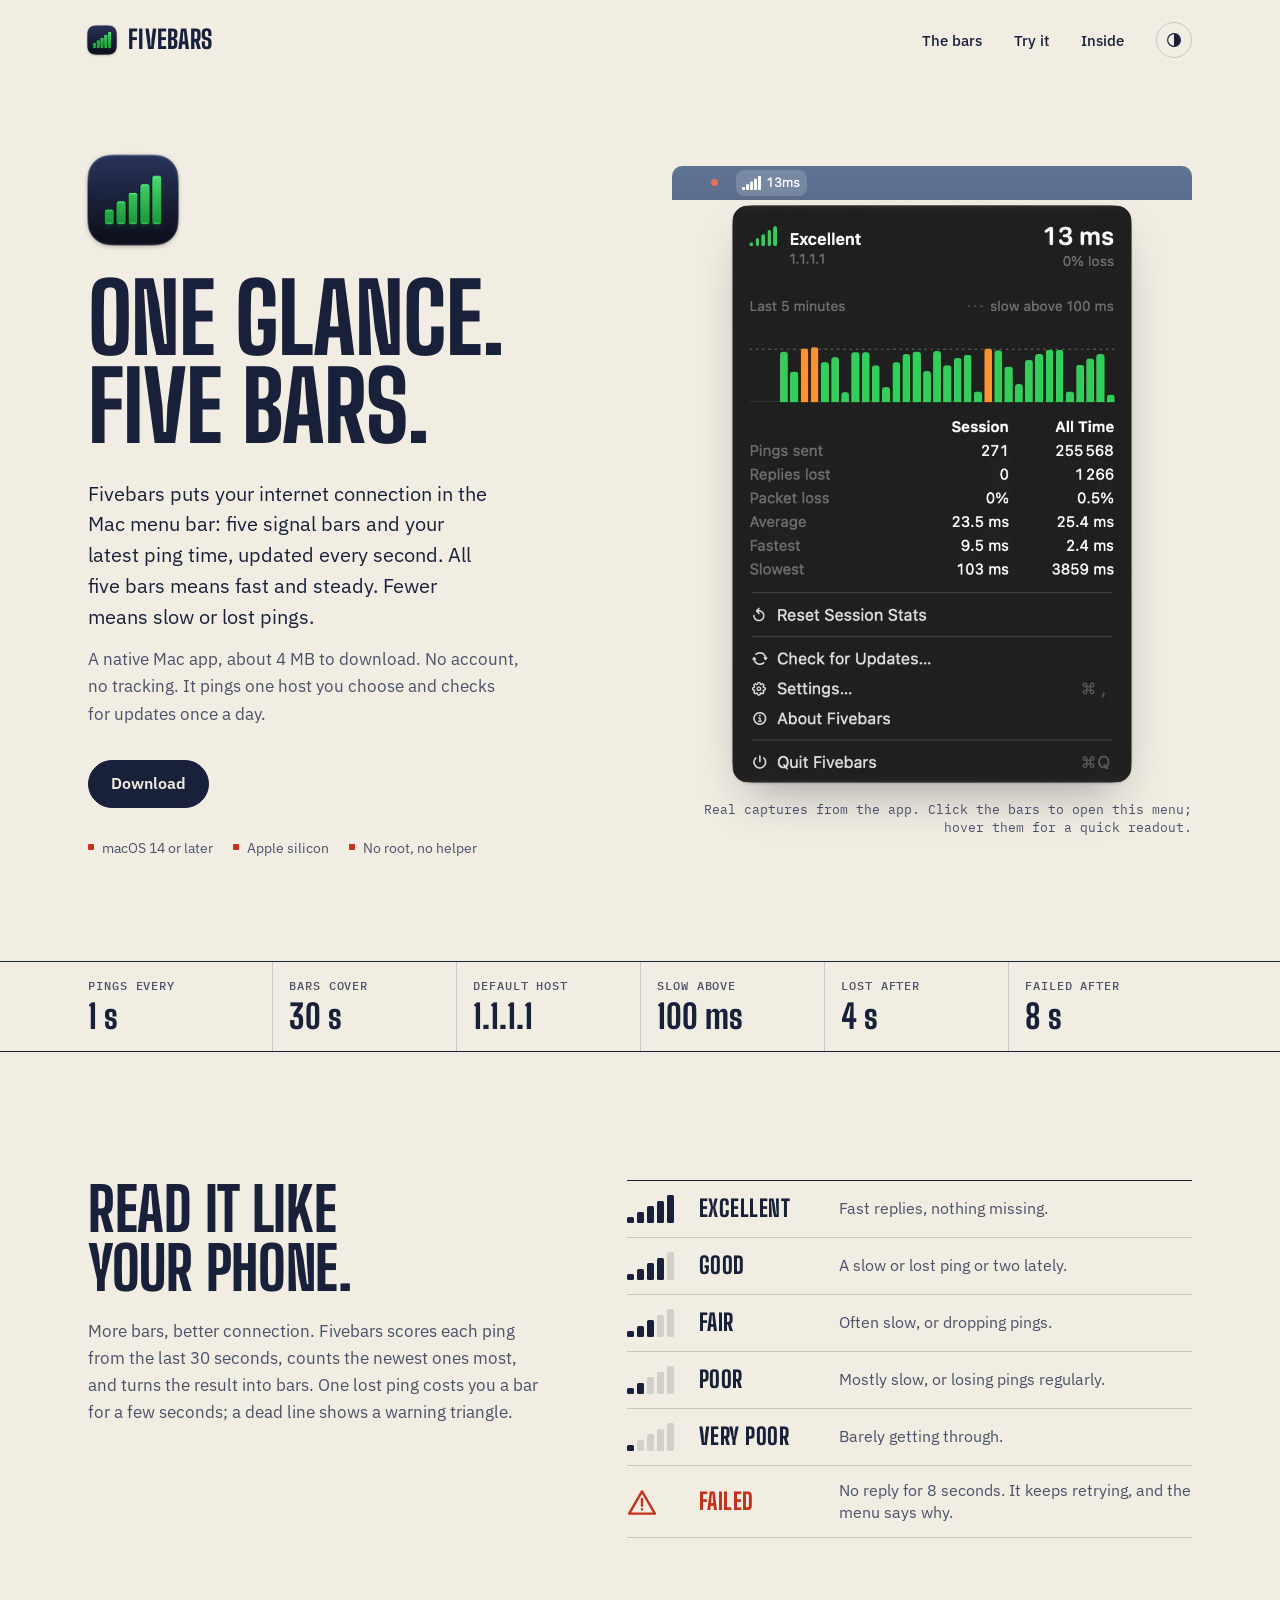
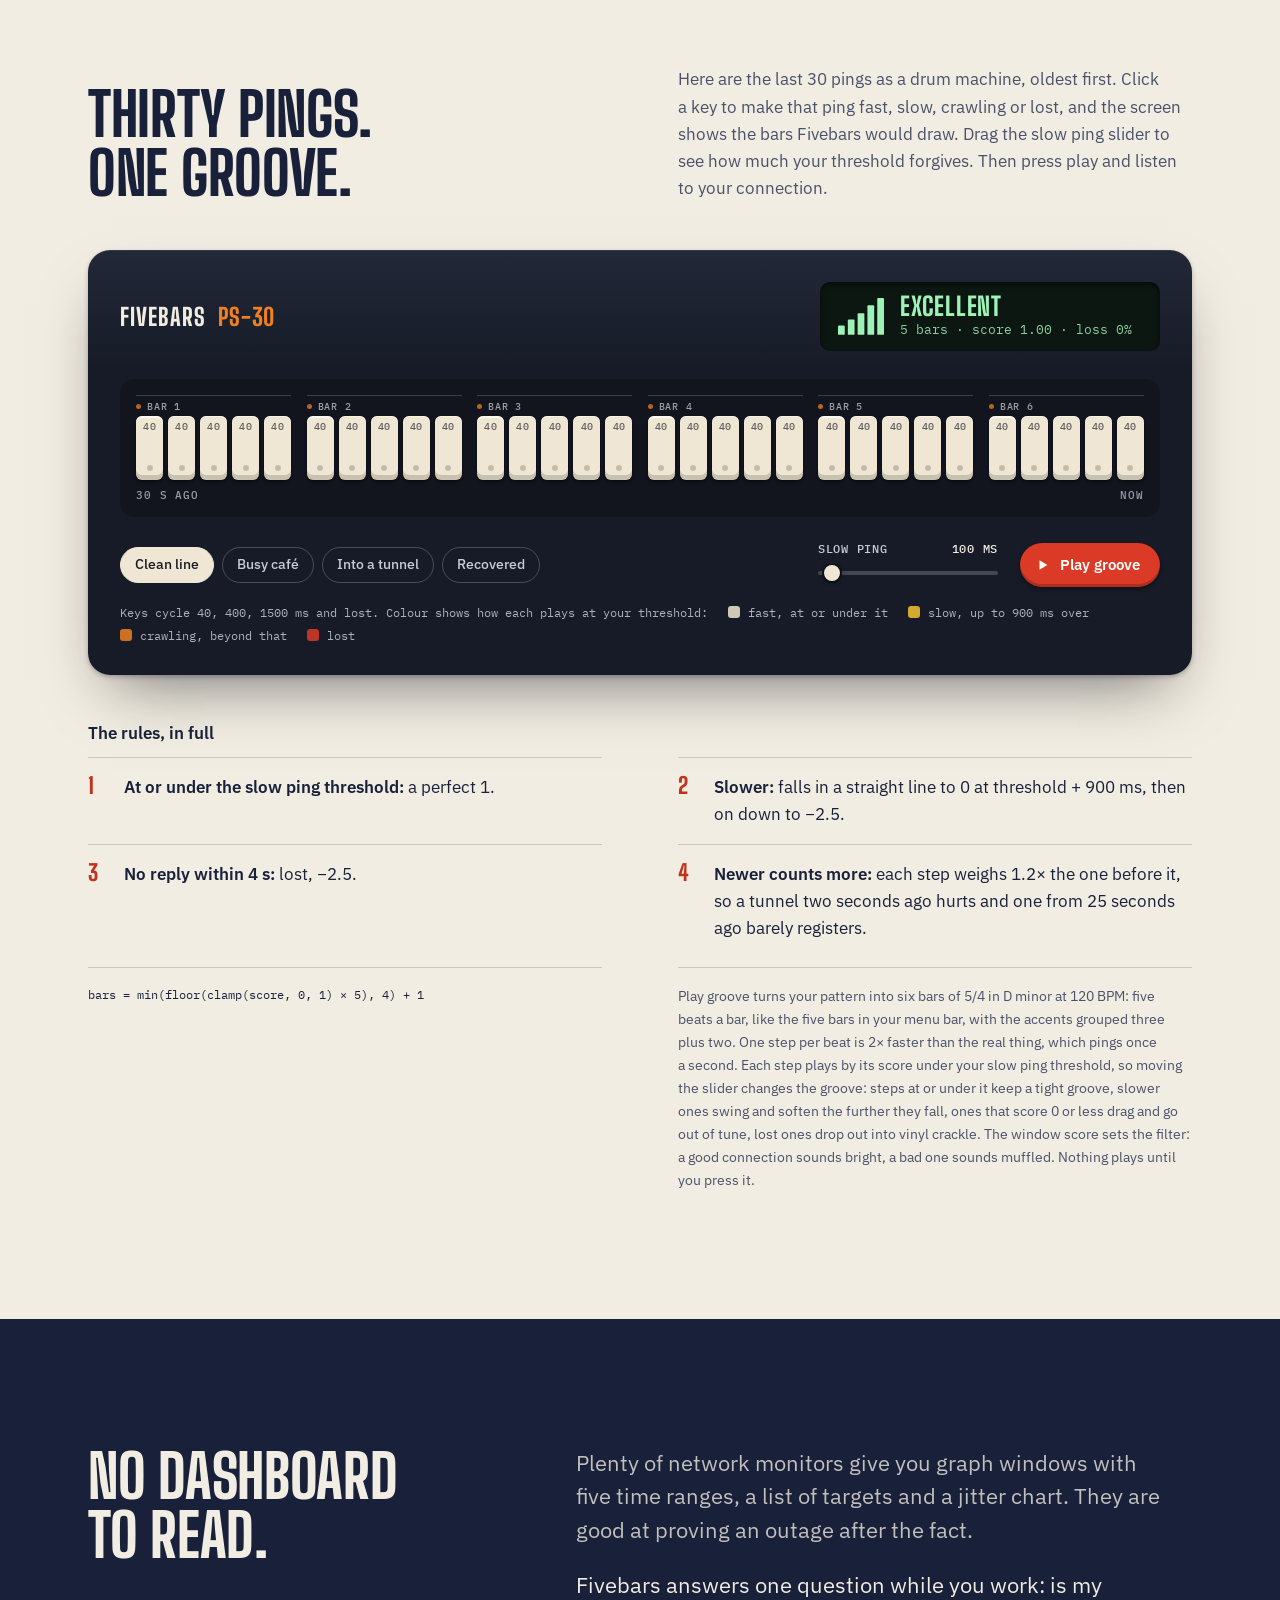
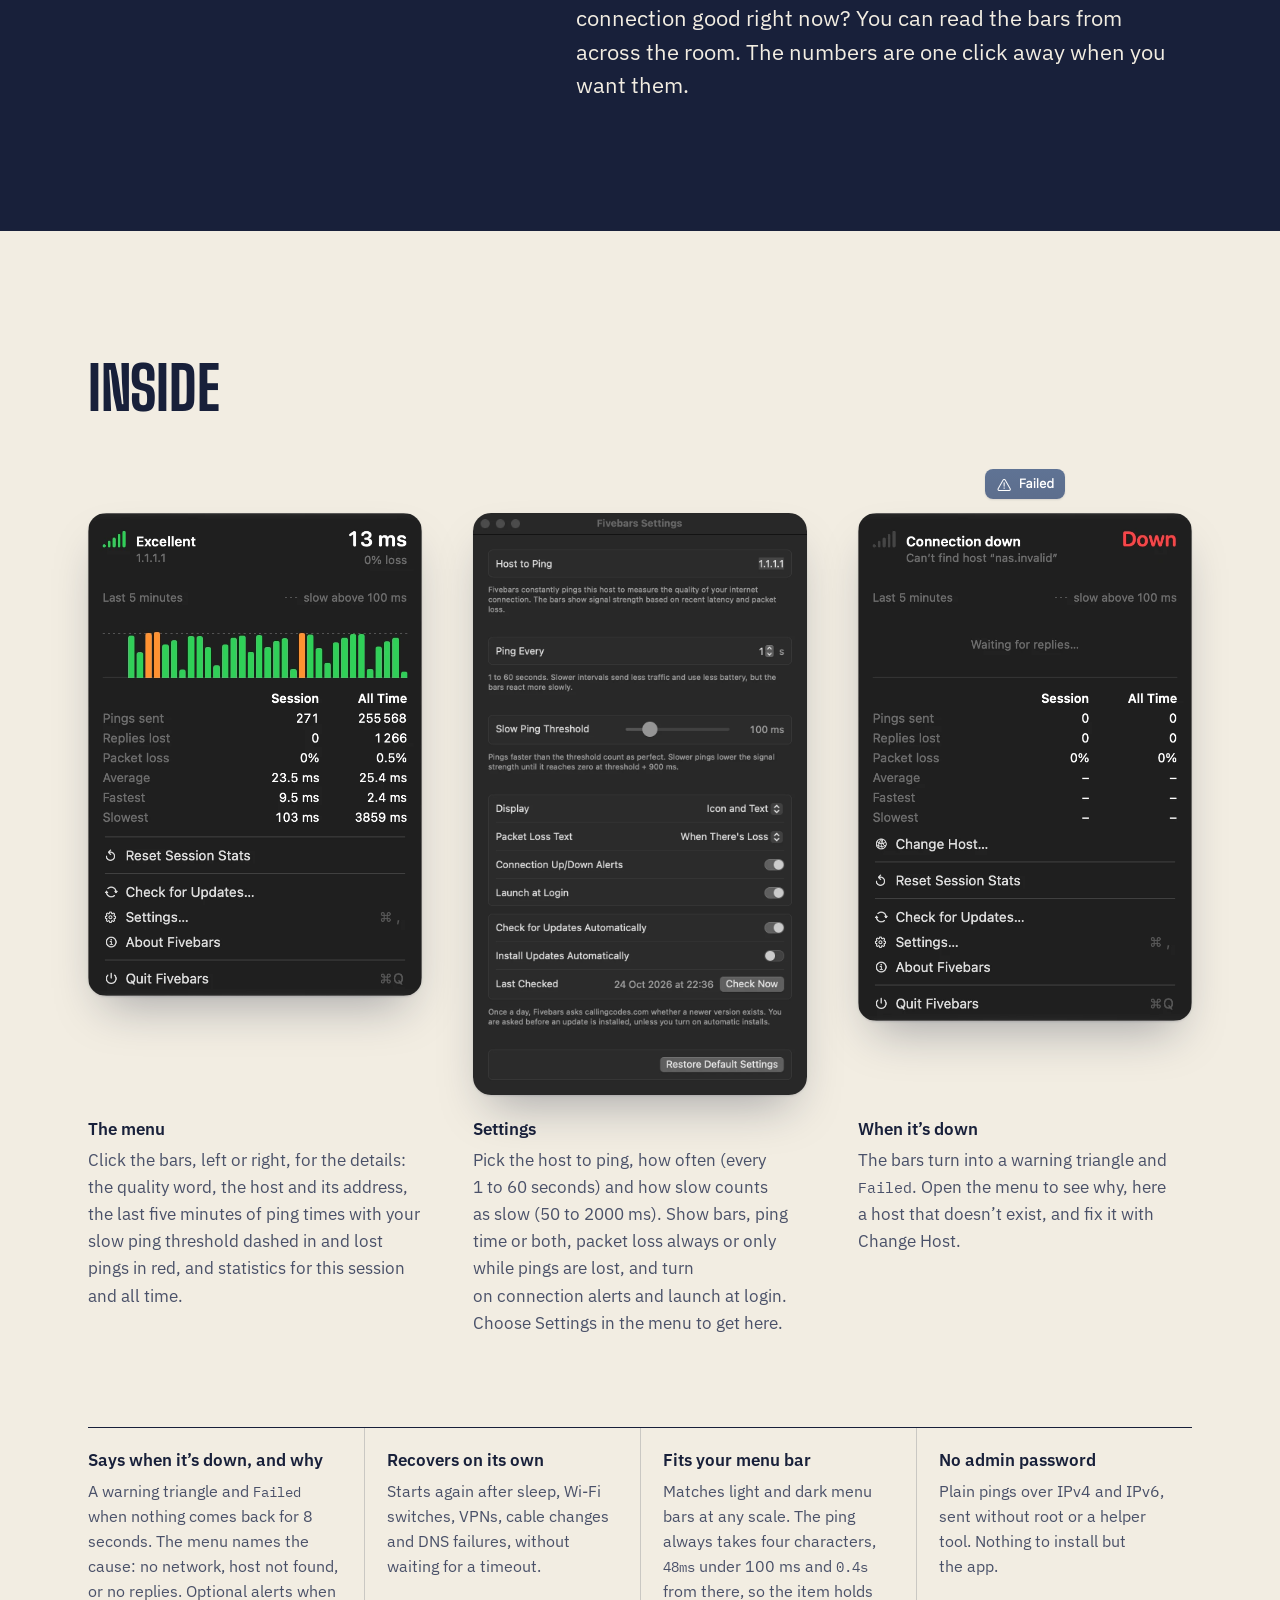
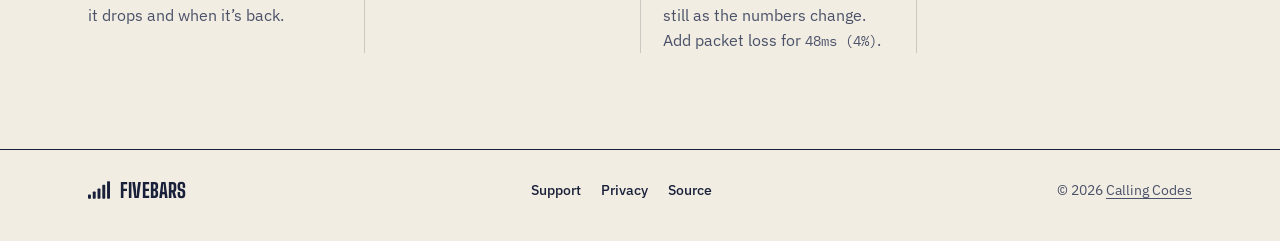
<file: site/index.html>
<!doctype html>
<html lang="en">
<head>
<meta charset="utf-8">
<meta name="viewport" content="width=device-width, initial-scale=1">
<title>Fivebars: Mac menu bar ping and network monitor</title>
<meta name="description" content="Fivebars is a macOS menu bar network monitor. It pings once a second and shows your connection as five signal bars and your latest ping time.">
<meta name="color-scheme" content="light dark">
<link rel="canonical" href="https://callingcodes.com/fivebars/">
<meta property="og:type" content="website">
<meta property="og:site_name" content="Calling Codes">
<meta property="og:title" content="Fivebars: your internet connection, in five bars">
<meta property="og:description" content="A Mac menu bar app that pings once a second and shows your connection as five signal bars and your latest ping time. Fewer bars means slow or lost pings.">
<meta property="og:url" content="https://callingcodes.com/fivebars/">
<meta property="og:image" content="https://callingcodes.com/fivebars/assets/og.png">
<meta property="og:image:width" content="1200">
<meta property="og:image:height" content="630">
<meta property="og:image:alt" content="Fivebars: your internet connection, in five bars">
<meta name="twitter:card" content="summary_large_image">
<meta name="twitter:title" content="Fivebars: your internet connection, in five bars">
<meta name="twitter:description" content="A Mac menu bar app that pings once a second and shows your connection as five signal bars and your latest ping time. Fewer bars means slow or lost pings.">
<meta name="twitter:image" content="https://callingcodes.com/fivebars/assets/og.png">
<link rel="icon" href="assets/icon-64.png" sizes="64x64" type="image/png">
<link rel="icon" href="assets/icon-128.png" sizes="128x128" type="image/png">
<link rel="apple-touch-icon" href="assets/apple-touch-icon.png">
<link rel="preconnect" href="https://fonts.googleapis.com">
<link rel="preconnect" href="https://fonts.gstatic.com" crossorigin>
<link href="https://fonts.googleapis.com/css2?family=Big+Shoulders+Display:wght@700;800&family=IBM+Plex+Mono:wght@400;500&family=IBM+Plex+Sans:wght@400;500;600&display=swap" rel="stylesheet">
<link rel="stylesheet" href="assets/site.css">
<script type="application/ld+json">
{
  "@context": "https://schema.org",
  "@type": "SoftwareApplication",
  "@id": "https://callingcodes.com/fivebars/#app",
  "name": "Fivebars",
  "description": "Fivebars is a macOS menu bar network monitor. It pings once a second and shows your connection as five signal bars and your latest ping time.",
  "url": "https://callingcodes.com/fivebars/",
  "image": "https://callingcodes.com/fivebars/assets/og.png",
  "screenshot": "https://callingcodes.com/fivebars/assets/popover.webp",
  "operatingSystem": "macOS 14+",
  "applicationCategory": "UtilitiesApplication",
  "publisher": {
    "@type": "Organization",
    "@id": "https://callingcodes.com/#organization",
    "name": "Calling Codes",
    "url": "https://callingcodes.com/"
  },
  "author": {
    "@type": "Person",
    "@id": "https://louis.io/#person",
    "name": "Louis Rouffineau",
    "url": "https://louis.io/"
  }
}
</script>
<script>try{var t=localStorage.getItem("fivebars-theme");if(t==="light"||t==="dark")document.documentElement.setAttribute("data-theme",t)}catch(e){}</script>
</head>
<body>
<a class="skip" href="#main">Skip to content</a>

<header class="top wrap">
  <a class="wordmark" href="#top" aria-label="Fivebars, home">
    <img class="mark" src="assets/icon-64.png" srcset="assets/icon-64.png 1x, assets/icon-128.png 2x" width="36" height="36" alt="">
    Fivebars
  </a>
  <nav class="nav" aria-label="Primary">
    <a href="#bars">The bars</a>
    <a href="#sequencer">Try it</a>
    <a href="#inside">Inside</a>
    <button class="theme" type="button" aria-label="Switch color theme" title="Switch color theme">
      <svg viewBox="0 0 24 24" aria-hidden="true"><circle cx="12" cy="12" r="8.5"/><path d="M12 3.5a8.5 8.5 0 0 1 0 17z" class="fill"/></svg>
    </button>
  </nav>
</header>

<main id="main">
<section class="hero wrap" id="top">
  <div class="hero-copy">
    <img class="app-icon" src="assets/icon-128.png" srcset="assets/icon-128.png 1x, assets/icon-256.png 2x" width="112" height="112" alt="Fivebars app icon">
    <h1>One glance.<br>Five bars.</h1>
    <p class="lede">Fivebars puts your internet connection in the Mac menu bar: five signal bars and your latest ping time, updated every second. All five bars means fast and steady. Fewer means slow or lost pings.</p>
    <p class="lineage">A&nbsp;native Mac app, about 4&nbsp;MB to download. No&nbsp;account, no&nbsp;tracking. It pings one host you choose and checks for&nbsp;updates once a&nbsp;day.</p>
    <div class="ctas">
      <a class="btn primary" href="https://callingcodes.com/fivebars/download/latest">Download</a>
    </div>
    <ul class="specs" aria-label="Requirements">
      <li>macOS 14 or later</li>
      <li>Apple silicon</li>
      <li>No root, no helper</li>
    </ul>
  </div>

  <figure class="stage" aria-label="Fivebars in the menu bar with its menu open">
    <div class="menubar">
      <span class="tempo" aria-hidden="true"></span>
      <span class="pill" tabindex="0" aria-describedby="pill-tip"><img src="assets/menubar.png" width="59" height="20" alt="Menu bar item: five bars and 13ms"><span class="tip" id="pill-tip" role="tooltip">Latest Ping Time: 13ms
Recent Packet Loss: 0%</span></span>
    </div>
    <div class="popover">
      <img src="assets/popover.webp" width="640" height="926" alt="The Fivebars menu: five green bars, Excellent, host 1.1.1.1, the latest ping time and packet loss, five minutes of ping times as green bars with a few orange slow ones, statistics for this session and all time, then Reset Session Stats, Check for Updates, Settings, About and Quit" fetchpriority="high">
    </div>
    <figcaption>Real captures from the app. Click the bars to open this menu; hover them for a&nbsp;quick readout.</figcaption>
  </figure>
</section>

<section class="report" aria-label="Defaults">
  <dl class="wrap report-row">
    <div><dt>Pings every</dt><dd>1 s</dd></div>
    <div><dt>Bars cover</dt><dd>30 s</dd></div>
    <div><dt>Default host</dt><dd>1.1.1.1</dd></div>
    <div><dt>Slow above</dt><dd>100 ms</dd></div>
    <div><dt>Lost after</dt><dd>4 s</dd></div>
    <div><dt>Failed after</dt><dd>8 s</dd></div>
  </dl>
</section>

<section class="ladder-section wrap" id="bars">
  <div class="ladder-intro">
    <h2>Read it like your phone.</h2>
    <p>More bars, better connection. Fivebars scores each ping from the last 30 seconds, counts the newest ones most, and turns the result into bars. One lost ping costs you a&nbsp;bar for a&nbsp;few seconds; a&nbsp;dead line shows a&nbsp;warning triangle.</p>
  </div>
  <ol class="ladder" aria-label="What each reading means">
    <li data-bars="5"><span class="glyph" aria-hidden="true"><i></i><i></i><i></i><i></i><i></i></span><strong>Excellent</strong><span>Fast replies, nothing missing.</span></li>
    <li data-bars="4"><span class="glyph" aria-hidden="true"><i></i><i></i><i></i><i></i><i></i></span><strong>Good</strong><span>A&nbsp;slow or lost ping or two lately.</span></li>
    <li data-bars="3"><span class="glyph" aria-hidden="true"><i></i><i></i><i></i><i></i><i></i></span><strong>Fair</strong><span>Often slow, or dropping pings.</span></li>
    <li data-bars="2"><span class="glyph" aria-hidden="true"><i></i><i></i><i></i><i></i><i></i></span><strong>Poor</strong><span>Mostly slow, or losing pings regularly.</span></li>
    <li data-bars="1"><span class="glyph" aria-hidden="true"><i></i><i></i><i></i><i></i><i></i></span><strong>Very poor</strong><span>Barely getting through.</span></li>
    <li data-bars="0" class="down"><span class="glyph" aria-hidden="true"><svg viewBox="0 0 20 18"><path d="M10 1.6 18.6 16.4H1.4z"/><path d="M10 6.6v4.6M10 13.4v.2" class="stroke"/></svg></span><strong>Failed</strong><span>No reply for 8 seconds. It keeps retrying, and the menu says why.</span></li>
  </ol>
</section>

<section class="seq-section wrap" id="sequencer">
  <div class="seq-intro">
    <h2>Thirty pings.<br>One groove.</h2>
    <p>Here are the last 30 pings as a&nbsp;drum machine, oldest first. Click a&nbsp;key to make that ping fast, slow, crawling or lost, and the screen shows the bars Fivebars would draw. Drag the slow ping slider to see how much your threshold forgives. Then press play and listen to your connection.</p>
  </div>

  <div class="machine" aria-labelledby="machine-title">
    <div class="machine-top">
      <p class="machine-title" id="machine-title">Fivebars <span class="model">PS-30</span></p>
      <div class="lcd" aria-live="polite">
        <svg class="lcd-bars" viewBox="0 0 75 60" aria-hidden="true"><rect x="0" y="45" width="11" height="15" rx="1.5"/><rect x="16" y="35" width="11" height="25" rx="1.5"/><rect x="32" y="25" width="11" height="35" rx="1.5"/><rect x="48" y="12" width="11" height="48" rx="1.5"/><rect x="64" y="0" width="11" height="60" rx="1.5"/></svg>
        <div class="lcd-text">
          <p class="lcd-word" id="q-word">Excellent</p>
          <p class="lcd-nums"><span id="q-bars">5 bars</span> &middot; score <span id="q-score">1.00</span> &middot; loss <span id="q-loss">0%</span></p>
        </div>
      </div>
    </div>

    <div class="pads-wrap">
      <div class="pads" id="pads" role="group" aria-label="30 pings in six bars of five, oldest first"></div>
      <div class="pads-axis" aria-hidden="true"><span>30 s ago</span><span>now</span></div>
    </div>

    <div class="controls">
      <div class="patterns" role="group" aria-label="Patterns">
        <button type="button" class="key-btn" data-pattern="clean" aria-pressed="true">Clean line</button>
        <button type="button" class="key-btn" data-pattern="cafe" aria-pressed="false">Busy caf&eacute;</button>
        <button type="button" class="key-btn" data-pattern="tunnel" aria-pressed="false">Into a&nbsp;tunnel</button>
        <button type="button" class="key-btn" data-pattern="recover" aria-pressed="false">Recovered</button>
      </div>
      <div class="transport">
        <label class="knob">
          <span>Slow ping <output id="o-low" for="low">100 ms</output></span>
          <input id="low" type="range" min="50" max="2000" step="10" value="100">
        </label>
        <button type="button" class="play" id="play" aria-pressed="false">
          <svg viewBox="0 0 16 16" aria-hidden="true"><path class="i-play" d="M4 2.5v11l9-5.5z"/><path class="i-stop" d="M3.5 3.5h9v9h-9z"/></svg>
          <span id="play-label">Play groove</span>
        </button>
      </div>
    </div>
    <p class="legend" aria-hidden="true">
      <span>Keys cycle 40, 400, 1500 ms and lost. Colour shows how each plays at your threshold:</span>
      <span><i class="k fast"></i>fast, at or under it</span>
      <span><i class="k slow"></i>slow, up to 900 ms over</span>
      <span><i class="k crawl"></i>crawling, beyond that</span>
      <span><i class="k lost"></i>lost</span>
    </p>
  </div>

  <div class="seq-rules">
    <h3>The rules, in full</h3>
    <ol class="rules">
      <li><strong>At or under the slow ping threshold:</strong> a&nbsp;perfect 1.</li>
      <li><strong>Slower:</strong> falls in a&nbsp;straight line to 0 at threshold&nbsp;+&nbsp;900&nbsp;ms, then on down to &minus;2.5.</li>
      <li><strong>No reply within 4 s:</strong> lost, &minus;2.5.</li>
      <li><strong>Newer counts more:</strong> each step weighs 1.2&times; the one before it, so a&nbsp;tunnel two seconds ago hurts and one from 25 seconds ago barely registers.</li>
    </ol>
    <p class="formula"><code>bars = min(floor(clamp(score, 0, 1) &times; 5), 4) + 1</code></p>
    <p class="note">Play groove turns your pattern into six bars of 5/4 in D minor at 120&nbsp;BPM: five beats a&nbsp;bar, like the five bars in your menu bar, with the accents grouped three plus two. One step per beat is 2&times; faster than the real thing, which pings once a&nbsp;second. Each step plays by its score under your slow ping threshold, so moving the slider changes the groove: steps at or under it keep a&nbsp;tight groove, slower ones swing and soften the further they fall, ones that score 0 or less drag and go out of tune, lost ones drop out into vinyl crackle. The window score sets the filter: a&nbsp;good connection sounds bright, a&nbsp;bad one sounds muffled. Nothing plays until you press it.</p>
  </div>
</section>

<section class="contrast">
  <div class="wrap contrast-grid">
    <h2>No dashboard to read.</h2>
    <div class="contrast-text">
      <p>Plenty of network monitors give you graph windows with five time ranges, a&nbsp;list of targets and a&nbsp;jitter chart. They are good at proving an outage after the fact.</p>
      <p>Fivebars answers one question while you work: is my connection good right now? You can read the bars from across the room. The numbers are one click away when you want them.</p>
    </div>
  </div>
</section>

<section class="inside wrap" id="inside">
  <h2>Inside</h2>
  <div class="inside-grid">
    <figure class="shot">
      <img src="assets/popover.webp" width="640" height="926" loading="lazy" alt="The menu: quality word, host, latest ping, a five-minute ping chart with the slow ping threshold marked, session and all-time statistics, and rows for Reset Session Stats, Check for Updates, Settings, About and Quit">
      <figcaption>
        <h3>The menu</h3>
        <p>Click the bars, left or&nbsp;right, for the details: the quality word, the host and its address, the last five minutes of ping times with your slow ping threshold dashed in and lost pings in&nbsp;red, and statistics for this session and all time.</p>
      </figcaption>
    </figure>
    <figure class="shot">
      <img src="assets/settings.webp" width="880" height="1534" loading="lazy" alt="The Fivebars Settings window: host to ping set to 1.1.1.1, ping every 1 second with a stepper, slow ping threshold slider at 100 ms, display set to Icon and Text, packet loss text set to When There&rsquo;s Loss, switches for connection alerts and launch at login, and the update settings">
      <figcaption>
        <h3>Settings</h3>
        <p>Pick the host to&nbsp;ping, how often (every 1&nbsp;to&nbsp;60&nbsp;seconds) and how slow counts as&nbsp;slow (50&nbsp;to 2000&nbsp;ms). Show bars, ping time or&nbsp;both, packet loss always or&nbsp;only while pings are lost, and turn on&nbsp;connection alerts and launch at&nbsp;login. Choose Settings in&nbsp;the menu to&nbsp;get here.</p>
      </figcaption>
    </figure>
    <figure class="shot shot-down">
      <span class="failed-pill"><img src="assets/menubar-failed.png" width="60" height="20" loading="lazy" alt="Menu bar item: a warning triangle and Failed"></span>
      <img src="assets/popover-down.webp" width="640" height="974" loading="lazy" alt="The menu when the connection is down: grey bars, Connection down, Can&rsquo;t find host nas.invalid, a red Down where the ping time usually is, and a Change Host row above the usual ones">
      <figcaption>
        <h3>When it&rsquo;s down</h3>
        <p>The bars turn into a&nbsp;warning triangle and <code>Failed</code>. Open the menu to&nbsp;see why, here a&nbsp;host that doesn&rsquo;t exist, and fix it with Change Host.</p>
      </figcaption>
    </figure>
  </div>

  <ul class="features">
    <li><h3>Says when it&rsquo;s down, and why</h3><p>A&nbsp;warning triangle and <code>Failed</code> when nothing comes back for 8 seconds. The menu names the cause: no network, host not found, or no replies. Optional alerts when it drops and when it&rsquo;s back.</p></li>
    <li><h3>Recovers on its own</h3><p>Starts again after sleep, Wi-Fi switches, VPNs, cable changes and DNS failures, without waiting for a&nbsp;timeout.</p></li>
    <li><h3>Fits your menu bar</h3><p>Matches light and dark menu bars at any scale. The ping always takes four characters, <code>48ms</code> under 100&nbsp;ms and <code>0.4s</code> from there, so the item holds still as the numbers change. Add packet loss for <code>48ms (4%)</code>.</p></li>
    <li><h3>No admin password</h3><p>Plain pings over IPv4 and IPv6, sent without root or a&nbsp;helper tool. Nothing to install but the app.</p></li>
  </ul>
</section>
</main>

<footer class="foot">
  <div class="wrap foot-row">
    <span class="wordmark small"><svg class="mark" viewBox="0 0 30 24" aria-hidden="true"><rect x="0" y="18" width="4" height="6" rx="1"/><rect x="6.5" y="14" width="4" height="10" rx="1"/><rect x="13" y="10" width="4" height="14" rx="1"/><rect x="19.5" y="5" width="4" height="19" rx="1"/><rect x="26" y="0" width="4" height="24" rx="1"/></svg>Fivebars</span>
    <nav class="foot-links" aria-label="Footer">
      <!-- Extensionless links match the canonicals: Cloudflare Workers (html_handling auto-trailing-slash) redirects support.html to support. -->
      <a href="support">Support</a>
      <a href="privacy">Privacy</a>
      <a href="https://github.com/callingcodes/fivebars">Source</a>
    </nav>
    <p>&copy; 2026 <a href="/">Calling Codes</a></p>
  </div>
</footer>

<button type="button" class="stop-chip" id="stop-chip" hidden>
  <svg viewBox="0 0 16 16" aria-hidden="true"><path d="M3.5 3.5h9v9h-9z"/></svg>Stop music
</button>

<script src="assets/site.js" defer></script>
</body>
</html>
</file>
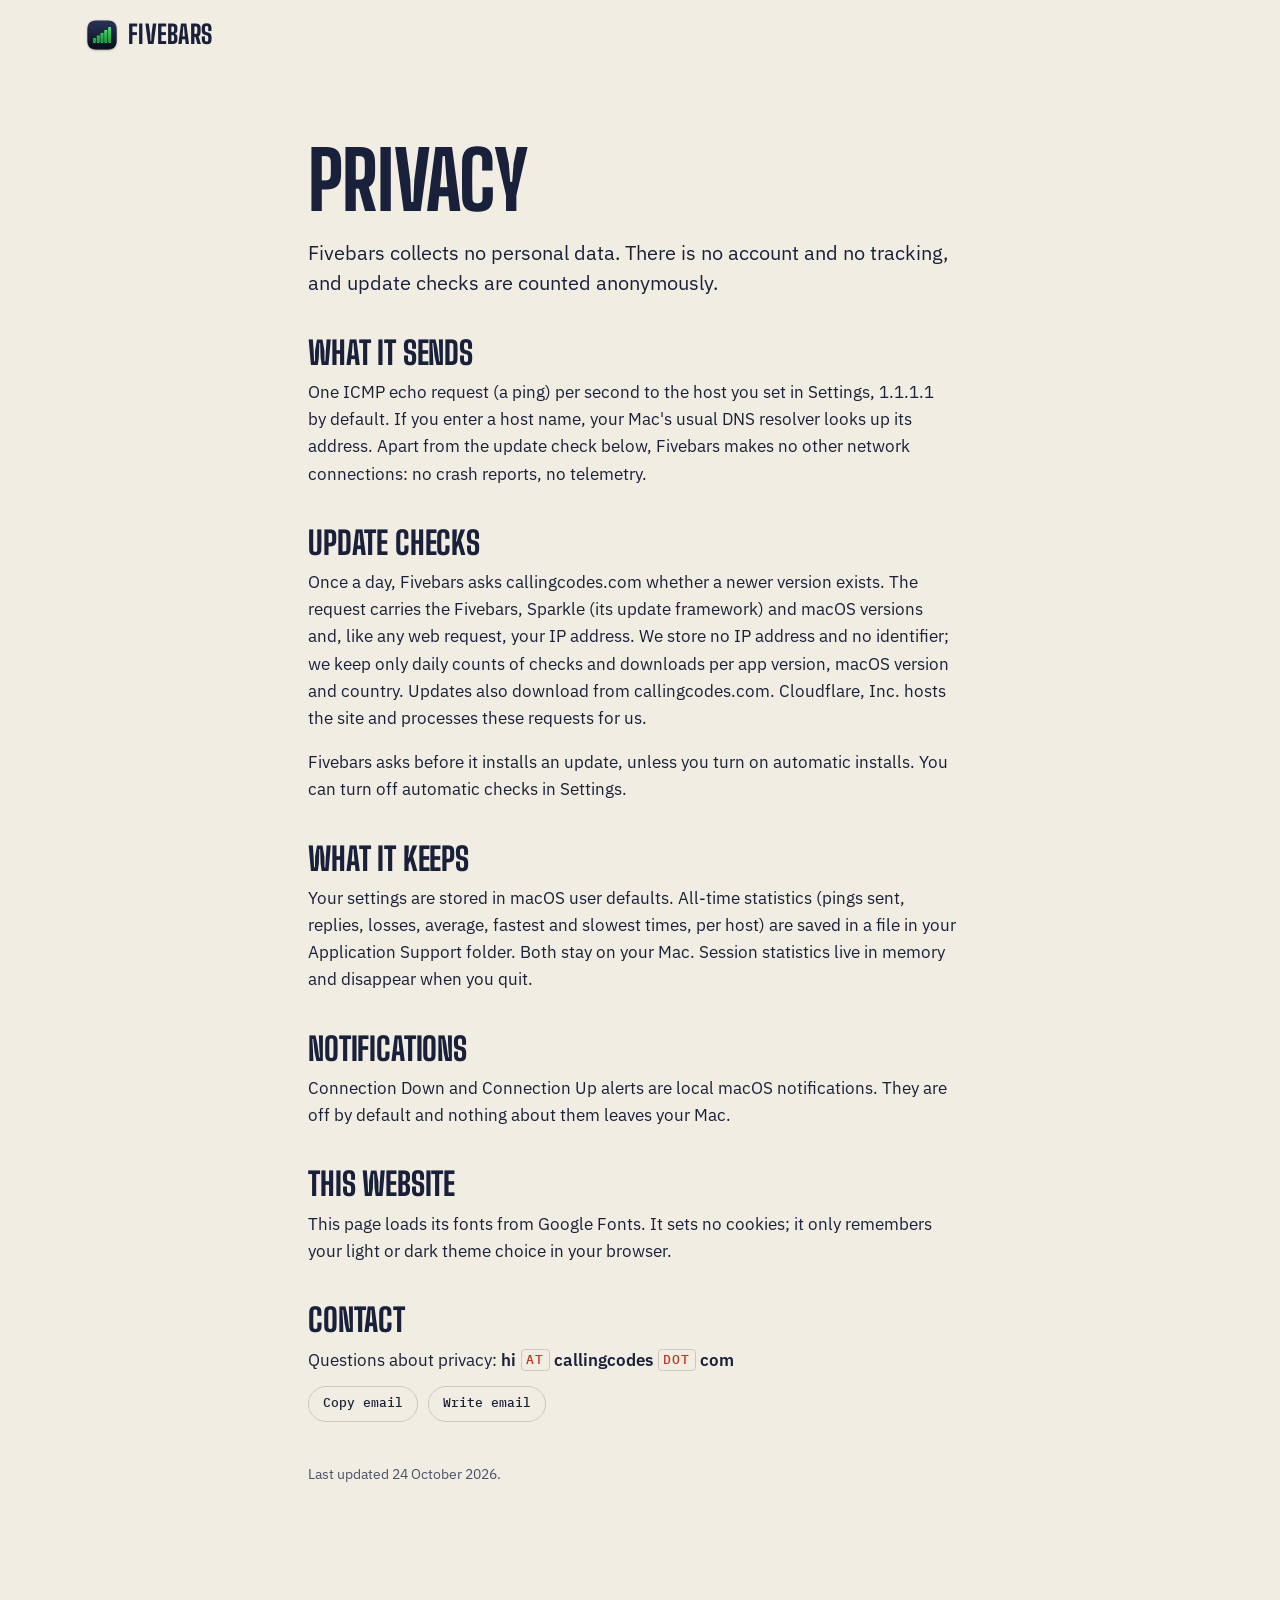
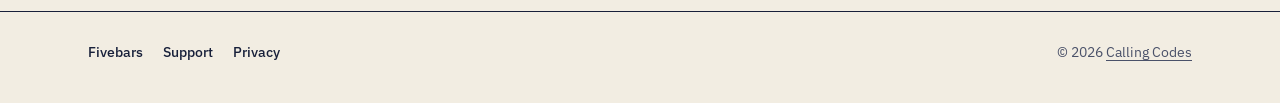
<file: site/privacy.html>
<!doctype html>
<html lang="en">
<head>
<meta charset="utf-8">
<meta name="viewport" content="width=device-width, initial-scale=1">
<title>Fivebars privacy: no data collected</title>
<meta name="description" content="Fivebars collects no personal data. It pings the host you configure and checks for updates once a day, counted anonymously. This website sets no cookies.">
<meta property="og:type" content="website">
<meta property="og:site_name" content="Calling Codes">
<meta property="og:title" content="Fivebars privacy: no data collected">
<meta property="og:description" content="Fivebars collects no personal data. It pings the host you configure and checks for updates once a day, counted anonymously. This website sets no cookies.">
<meta property="og:url" content="https://callingcodes.com/fivebars/privacy">
<meta property="og:image" content="https://callingcodes.com/fivebars/assets/og.png">
<meta property="og:image:width" content="1200">
<meta property="og:image:height" content="630">
<meta name="twitter:card" content="summary_large_image">
<meta name="color-scheme" content="light dark">
<link rel="canonical" href="https://callingcodes.com/fivebars/privacy">
<link rel="icon" href="assets/icon-64.png" sizes="64x64" type="image/png">
<link rel="icon" href="assets/icon-128.png" sizes="128x128" type="image/png">
<link rel="apple-touch-icon" href="assets/apple-touch-icon.png">
<link rel="preconnect" href="https://fonts.googleapis.com">
<link rel="preconnect" href="https://fonts.gstatic.com" crossorigin>
<link href="https://fonts.googleapis.com/css2?family=Big+Shoulders+Display:wght@700;800&family=IBM+Plex+Mono:wght@400;500&family=IBM+Plex+Sans:wght@400;500;600&display=swap" rel="stylesheet">
<link rel="stylesheet" href="assets/site.css">
<script>try{var t=localStorage.getItem("fivebars-theme");if(t==="light"||t==="dark")document.documentElement.setAttribute("data-theme",t)}catch(e){}</script>
</head>
<body>
<header class="top wrap">
  <a class="wordmark" href="./" aria-label="Fivebars, home">
    <img class="mark" src="assets/icon-64.png" srcset="assets/icon-64.png 1x, assets/icon-128.png 2x" width="36" height="36" alt="">
    <span>Fivebars</span>
  </a>
</header>
<main class="doc wrap">
<h1>Privacy</h1>
<p class="doc-lede">Fivebars collects no personal data. There is no account and no&nbsp;tracking, and update checks are counted&nbsp;anonymously.</p>
<h2>What it sends</h2>
<p>One ICMP echo request (a ping) per second to&nbsp;the host you set in Settings, 1.1.1.1 by&nbsp;default. If you enter a host name, your Mac's usual DNS resolver looks up its address. Apart from the update check below, Fivebars makes no other network connections: no&nbsp;crash reports, no&nbsp;telemetry.</p>
<h2>Update checks</h2>
<p>Once a day, Fivebars asks callingcodes.com whether a newer version exists. The request carries the Fivebars, Sparkle (its update framework) and macOS versions and, like any web request, your IP&nbsp;address. We store no&nbsp;IP&nbsp;address and no&nbsp;identifier; we&nbsp;keep only daily counts of checks and downloads per app version, macOS version and country. Updates also download from callingcodes.com. Cloudflare, Inc. hosts the site and processes these requests for us.</p>
<p>Fivebars asks before it installs an update, unless you turn on automatic installs. You can turn off automatic checks in Settings.</p>
<h2>What it keeps</h2>
<p>Your settings are stored in macOS user defaults. All-time statistics (pings sent, replies, losses, average, fastest and slowest times, per host) are saved in a file in your Application Support folder. Both stay on your Mac. Session statistics live in memory and disappear when you quit.</p>
<h2>Notifications</h2>
<p>Connection Down and Connection Up alerts are local macOS notifications. They are off by default and nothing about them leaves your Mac.</p>
<h2>This website</h2>
<p>This page loads its fonts from Google Fonts. It sets no cookies; it only remembers your light or dark theme choice in your browser.</p>
<h2>Contact</h2>
<p class="email" data-email data-user="hi" data-domain="callingcodes" data-tld="com">Questions about privacy: <span class="email-text">hi <span class="email-sep">at</span> callingcodes <span class="email-sep">dot</span> com</span></p>
<p class="doc-meta">Last updated 24 October 2026.</p>
</main>
<footer class="foot">
  <div class="wrap foot-row">
    <nav class="foot-links" aria-label="Footer"><a href="./">Fivebars</a><a href="support">Support</a><a href="privacy">Privacy</a></nav>
    <p>&copy; 2026 <a href="/">Calling Codes</a></p>
  </div>
</footer>
<script src="assets/email.js" defer></script>
</body>
</html>
</file>
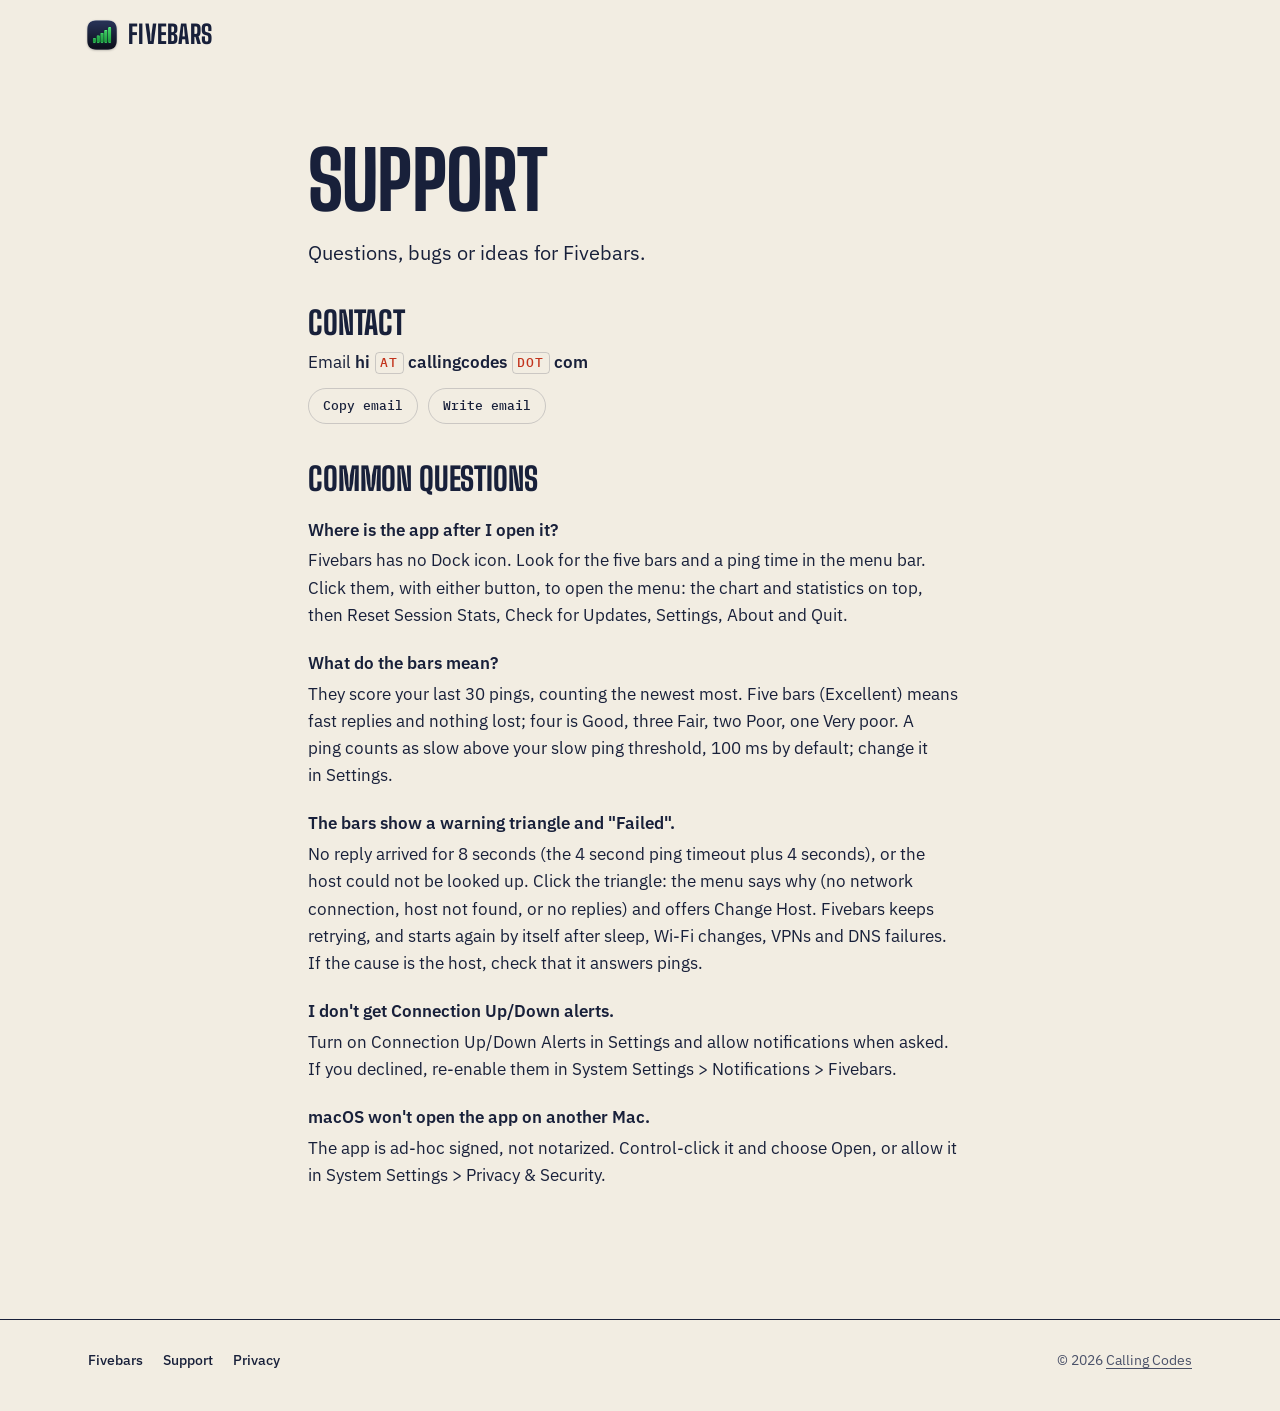
<file: site/support.html>
<!doctype html>
<html lang="en">
<head>
<meta charset="utf-8">
<meta name="viewport" content="width=device-width, initial-scale=1">
<title>Fivebars support: Mac menu bar ping monitor help</title>
<meta name="description" content="Help and contact for Fivebars, the macOS menu bar ping and network monitor: what the bars mean, alerts, and opening the app on another Mac.">
<meta property="og:type" content="website">
<meta property="og:site_name" content="Calling Codes">
<meta property="og:title" content="Fivebars support: Mac menu bar ping monitor help">
<meta property="og:description" content="Help and contact for Fivebars, the macOS menu bar ping and network monitor: what the bars mean, alerts, and opening the app on another Mac.">
<meta property="og:url" content="https://callingcodes.com/fivebars/support">
<meta property="og:image" content="https://callingcodes.com/fivebars/assets/og.png">
<meta property="og:image:width" content="1200">
<meta property="og:image:height" content="630">
<meta name="twitter:card" content="summary_large_image">
<meta name="color-scheme" content="light dark">
<link rel="canonical" href="https://callingcodes.com/fivebars/support">
<link rel="icon" href="assets/icon-64.png" sizes="64x64" type="image/png">
<link rel="icon" href="assets/icon-128.png" sizes="128x128" type="image/png">
<link rel="apple-touch-icon" href="assets/apple-touch-icon.png">
<link rel="preconnect" href="https://fonts.googleapis.com">
<link rel="preconnect" href="https://fonts.gstatic.com" crossorigin>
<link href="https://fonts.googleapis.com/css2?family=Big+Shoulders+Display:wght@700;800&family=IBM+Plex+Mono:wght@400;500&family=IBM+Plex+Sans:wght@400;500;600&display=swap" rel="stylesheet">
<link rel="stylesheet" href="assets/site.css">
<script>try{var t=localStorage.getItem("fivebars-theme");if(t==="light"||t==="dark")document.documentElement.setAttribute("data-theme",t)}catch(e){}</script>
</head>
<body>
<header class="top wrap">
  <a class="wordmark" href="./" aria-label="Fivebars, home">
    <img class="mark" src="assets/icon-64.png" srcset="assets/icon-64.png 1x, assets/icon-128.png 2x" width="36" height="36" alt="">
    <span>Fivebars</span>
  </a>
</header>
<main class="doc wrap">
<h1>Support</h1>
<p class="doc-lede">Questions, bugs or ideas for Fivebars.</p>
<h2>Contact</h2>
<p class="email" data-email data-user="hi" data-domain="callingcodes" data-tld="com">Email <span class="email-text">hi <span class="email-sep">at</span> callingcodes <span class="email-sep">dot</span> com</span></p>
<h2>Common questions</h2>
<h3>Where is the app after I open it?</h3>
<p>Fivebars has no Dock icon. Look for the five bars and a ping time in the menu bar. Click them, with either button, to&nbsp;open the menu: the chart and statistics on&nbsp;top, then Reset Session Stats, Check for Updates, Settings, About and&nbsp;Quit.</p>
<h3>What do the bars mean?</h3>
<p>They score your last 30 pings, counting the newest most. Five bars (Excellent) means fast replies and nothing lost; four is Good, three Fair, two Poor, one Very poor. A ping counts as slow above your slow ping threshold, 100&nbsp;ms by default; change it in Settings.</p>
<h3>The bars show a warning triangle and "Failed".</h3>
<p>No reply arrived for 8 seconds (the 4 second ping timeout plus 4 seconds), or the host could not be looked up. Click the triangle: the menu says why (no network connection, host not found, or no replies) and offers Change Host. Fivebars keeps retrying, and starts again by itself after sleep, Wi-Fi changes, VPNs and DNS failures. If the cause is the host, check that it answers pings.</p>
<h3>I don't get Connection Up/Down alerts.</h3>
<p>Turn on Connection Up/Down Alerts in Settings and allow notifications when asked. If you declined, re-enable them in System Settings &gt; Notifications &gt; Fivebars.</p>
<h3>macOS won't open the app on another Mac.</h3>
<p>The app is ad-hoc signed, not notarized. Control-click it and choose Open, or allow it in System Settings &gt; Privacy &amp; Security.</p>
</main>
<footer class="foot">
  <div class="wrap foot-row">
    <nav class="foot-links" aria-label="Footer"><a href="./">Fivebars</a><a href="support">Support</a><a href="privacy">Privacy</a></nav>
    <p>&copy; 2026 <a href="/">Calling Codes</a></p>
  </div>
</footer>
<script src="assets/email.js" defer></script>
</body>
</html>
</file>
<file: site/assets/site.css>
/* Two inks on card stock for the page; one piece of studio hardware in the middle of it. */

:root {
  --paper: #f2ede2;
  --paper-2: #e8e1d2;
  --ink: #18203a;
  --ink-2: #4a5169;
  --rule: rgba(24, 32, 58, 0.18);
  --signal: #c2331c;
  --signal-ink: #fff8f2;
  --bar-off: rgba(24, 32, 58, 0.14);
  --code-bg: #18203a;
  --code-fg: #ece6d8;
  --code-dim: #9ea6c2;
  --shadow: 0 1px 2px rgba(24, 32, 58, 0.12), 0 24px 48px -16px rgba(24, 32, 58, 0.35);
  --display: "Big Shoulders Display", "Arial Narrow", sans-serif;
  --sans: "IBM Plex Sans", system-ui, sans-serif;
  --mono: "IBM Plex Mono", ui-monospace, monospace;
  --gutter: clamp(16px, 4vw, 48px);
  color-scheme: light;
}

@media (prefers-color-scheme: dark) {
  :root:not([data-theme="light"]) {
    --paper: #10131c;
    --paper-2: #181c28;
    --ink: #ece6d8;
    --ink-2: #a9adbd;
    --rule: rgba(236, 230, 216, 0.16);
    --signal: #ff6b4f;
    --signal-ink: #1a0d08;
    --bar-off: rgba(236, 230, 216, 0.14);
    --code-bg: #080a10;
    --code-fg: #ece6d8;
    --code-dim: #8a90a6;
    --shadow: 0 0 0 1px rgba(236, 230, 216, 0.1), 0 1px 2px rgba(0, 0, 0, 0.4), 0 24px 48px -16px rgba(0, 0, 0, 0.7);
    color-scheme: dark;
  }
}

:root[data-theme="dark"] {
  --paper: #10131c;
  --paper-2: #181c28;
  --ink: #ece6d8;
  --ink-2: #a9adbd;
  --rule: rgba(236, 230, 216, 0.16);
  --signal: #ff6b4f;
  --signal-ink: #1a0d08;
  --bar-off: rgba(236, 230, 216, 0.14);
  --code-bg: #080a10;
  --code-fg: #ece6d8;
  --code-dim: #8a90a6;
  --shadow: 0 0 0 1px rgba(236, 230, 216, 0.1), 0 1px 2px rgba(0, 0, 0, 0.4), 0 24px 48px -16px rgba(0, 0, 0, 0.7);
  color-scheme: dark;
}

*, *::before, *::after { box-sizing: border-box; }

html { scroll-behavior: smooth; -webkit-text-size-adjust: 100%; }
@media (prefers-reduced-motion: reduce) { html { scroll-behavior: auto; } }

body {
  margin: 0;
  background: var(--paper);
  color: var(--ink);
  font: 400 1.0625rem/1.6 var(--sans);
  -webkit-font-smoothing: antialiased;
}

::selection { background: var(--signal); color: var(--signal-ink); }
:focus-visible { outline: 2px solid var(--signal); outline-offset: 3px; border-radius: 4px; }

img { display: block; max-width: 100%; height: auto; }
a { color: inherit; text-underline-offset: 0.2em; text-decoration-thickness: 1px; }
a:hover { color: var(--signal); }
code { font-family: var(--mono); font-size: 0.9em; }
p { margin: 0 0 1em; }
h1, h2, h3 { margin: 0; text-wrap: balance; }
p, li, figcaption { text-wrap: pretty; }

.wrap { width: 100%; max-width: 1200px; margin: 0 auto; padding: 0 var(--gutter); }

.skip { position: absolute; left: -9999px; top: 0; }
.skip:focus { left: 16px; top: 16px; z-index: 10; background: var(--ink); color: var(--paper); padding: 8px 12px; }

/* Header */
.top { display: flex; align-items: center; justify-content: space-between; gap: 16px; padding-top: 22px; padding-bottom: 22px; }
.wordmark { display: inline-flex; align-items: center; gap: 10px; text-decoration: none; font: 800 1.6rem/1 var(--display); letter-spacing: 0.01em; text-transform: uppercase; }
.wordmark .mark { width: 28px; height: 22px; fill: currentColor; }
.wordmark:hover { color: inherit; }
.wordmark:hover .mark rect:last-child { fill: var(--signal); }
.wordmark.small { font-size: 1.25rem; }
.wordmark.small .mark { width: 22px; height: 18px; }
/* The app icon carries ~10% transparent margin (macOS icon grid); pull it out so the squircle sits on the gutter and the header keeps its height. */
.wordmark img.mark { width: 36px; height: 36px; margin: -6px -2px -6px -4px; }

.nav { display: flex; align-items: center; gap: clamp(14px, 3vw, 32px); font-size: 0.95rem; font-weight: 500; }
.nav a { text-decoration: none; }
.nav a:hover { text-decoration: underline; }
.theme { appearance: none; border: 1px solid var(--rule); background: transparent; color: var(--ink); width: 36px; height: 36px; border-radius: 50%; display: grid; place-items: center; cursor: pointer; padding: 0; }
.theme:hover { border-color: var(--ink); }
.theme svg { width: 18px; height: 18px; fill: none; stroke: currentColor; stroke-width: 1.5; }
.theme .fill { fill: currentColor; stroke: none; }

/* Hero */
.hero { display: grid; grid-template-columns: minmax(0, 1fr) minmax(0, 1fr); gap: clamp(32px, 5vw, 72px); align-items: center; padding-top: clamp(24px, 5vw, 64px); padding-bottom: clamp(56px, 8vw, 112px); }
.app-icon { display: block; width: 112px; height: auto; margin: 0 0 18px -11px; }
h1 { font: 800 clamp(3.4rem, 8.6vw, 6rem)/0.92 var(--display); text-transform: uppercase; letter-spacing: -0.01em; margin-bottom: 28px; }
.lede { font-size: clamp(1.125rem, 1.6vw, 1.3rem); line-height: 1.5; max-width: 34ch; margin-bottom: 14px; }
.lineage { color: var(--ink-2); max-width: 44ch; margin-bottom: 32px; }

.ctas { display: flex; flex-wrap: wrap; gap: 12px; margin-bottom: 28px; }
.btn { display: inline-flex; align-items: center; gap: 8px; min-height: 48px; padding: 0 22px; border-radius: 999px; font-weight: 600; font-size: 1rem; text-decoration: none; border: 1.5px solid var(--ink); transition: background-color 160ms ease-out, color 160ms ease-out, transform 160ms ease-out; }
.btn.primary { background: var(--ink); color: var(--paper); }
.btn.primary:hover { background: var(--signal); border-color: var(--signal); color: var(--signal-ink); }
.btn.primary:active { transform: translateY(1px); }

.specs { display: flex; flex-wrap: wrap; gap: 8px 20px; list-style: none; margin: 0; padding: 0; font-size: 0.9rem; color: var(--ink-2); }
.specs li { display: inline-flex; align-items: center; gap: 8px; }
.specs li::before { content: ""; width: 6px; height: 6px; border-radius: 1px; background: var(--signal); }

/* Stage: menu bar strip with the real menu hanging from it */
/* The menu column is centred and as wide as the menu. Like the real one, the menu drops just below the bar with no arrow, its left edge a hair left of the item (the pill sits 4px in). */
.stage { --menu-w: min(100%, 400px); margin: 0; position: relative; display: flex; flex-direction: column; align-items: center; }
.menubar { width: 100%; height: 34px; border-radius: 10px 10px 0 0; background: linear-gradient(#5f7394, #5d6e8d); display: grid; grid-template-columns: minmax(0, 1fr) var(--menu-w) minmax(0, 1fr); align-items: center; }
.tempo { justify-self: end; width: 7px; height: 7px; border-radius: 50%; background: #ff6b4f; margin-right: 14px; opacity: 0.9; }
.pill { justify-self: start; margin-left: 4px; display: inline-flex; align-items: center; height: 26px; padding: 0 6px; border-radius: 8px; background: rgba(255, 255, 255, 0.16); }
.pill img { width: auto; height: 20px; }
.popover { width: var(--menu-w); margin-top: 5px; border-radius: 17px; box-shadow: var(--shadow); }
.popover img { border-radius: 17px; }
.stage figcaption { align-self: stretch; margin-top: 18px; font: 400 0.8rem/1.4 var(--mono); color: var(--ink-2); text-align: right; }

/* Report strip */
.report { border-top: 1.5px solid var(--ink); border-bottom: 1.5px solid var(--ink); }
.report-row { display: grid; grid-template-columns: repeat(6, minmax(0, 1fr)); margin: 0 auto; }
.report-row div { padding: 18px 16px; border-left: 1px solid var(--rule); }
.report-row div:first-child { border-left: 0; padding-left: 0; }
.report dt { font: 500 0.72rem/1 var(--mono); letter-spacing: 0.08em; text-transform: uppercase; color: var(--ink-2); margin-bottom: 8px; }
.report dd { margin: 0; font: 800 clamp(1.5rem, 2.6vw, 2.1rem)/1 var(--display); font-variant-numeric: tabular-nums; }

/* Section headings */
h2 { font: 800 clamp(2.4rem, 5vw, 3.75rem)/0.98 var(--display); text-transform: uppercase; letter-spacing: -0.005em; }
h3 { font-size: 1.05rem; font-weight: 600; line-height: 1.3; }

/* What the bars mean: the menu bar glyph, larger, with the app's own words */
.ladder-section { display: grid; grid-template-columns: minmax(0, 0.9fr) minmax(0, 1.1fr); gap: clamp(28px, 4vw, 48px) clamp(32px, 6vw, 96px); align-items: start; padding-top: clamp(72px, 10vw, 136px); }
.ladder-intro h2 { margin-bottom: 20px; }
.ladder-intro p { color: var(--ink-2); max-width: 46ch; margin: 0; }
.ladder { list-style: none; margin: 0; padding: 0; border-top: 1.5px solid var(--ink); }
.ladder li { display: grid; grid-template-columns: 52px minmax(7.5rem, auto) minmax(0, 1fr); align-items: center; gap: 4px 20px; padding: 14px 0; border-bottom: 1px solid var(--rule); }
.ladder strong { font: 800 1.45rem/1 var(--display); text-transform: uppercase; letter-spacing: 0.02em; }
.ladder li > span:last-child { color: var(--ink-2); font-size: 0.97rem; line-height: 1.4; }
.glyph { display: inline-flex; align-items: flex-end; gap: 3px; height: 28px; }
.glyph i { width: 7px; border-radius: 1.5px; background: var(--bar-off); transform-origin: bottom; transition: background-color 200ms ease-out, transform 260ms cubic-bezier(0.16, 1, 0.3, 1); }
.glyph i:nth-child(1) { height: 6px; } .glyph i:nth-child(2) { height: 11.5px; } .glyph i:nth-child(3) { height: 17px; } .glyph i:nth-child(4) { height: 22.5px; } .glyph i:nth-child(5) { height: 28px; }
.ladder li[data-bars="5"] i, .ladder li[data-bars="4"] i:nth-child(-n+4), .ladder li[data-bars="3"] i:nth-child(-n+3), .ladder li[data-bars="2"] i:nth-child(-n+2), .ladder li[data-bars="1"] i:nth-child(1) { background: var(--ink); }
.ladder li:hover i { transform: scaleY(1.08); }
.ladder li:hover i:nth-child(2) { transition-delay: 30ms; } .ladder li:hover i:nth-child(3) { transition-delay: 60ms; } .ladder li:hover i:nth-child(4) { transition-delay: 90ms; } .ladder li:hover i:nth-child(5) { transition-delay: 120ms; }
.glyph svg { width: 30px; height: 27px; }
.glyph svg path { fill: none; stroke: var(--signal); stroke-width: 1.6; stroke-linejoin: round; stroke-linecap: round; }
.ladder li.down strong { color: var(--signal); }

/* Hover readout on the hero menu bar item, worded like the app's tooltip */
.pill { position: relative; cursor: default; }
.pill:focus-visible { outline-color: #fff; }
.tip { position: absolute; top: calc(100% + 8px); left: 50%; z-index: 3; width: max-content; padding: 6px 9px; border-radius: 6px; background: #ececec; color: #1d1d1f; font: 400 0.75rem/1.35 var(--sans); white-space: pre-line; box-shadow: 0 0 0 0.5px rgba(0, 0, 0, 0.25), 0 4px 12px rgba(0, 0, 0, 0.25); opacity: 0; visibility: hidden; transform: translate(-50%, -2px); transition: opacity 140ms ease-out, transform 140ms ease-out, visibility 0s 140ms; pointer-events: none; }
.pill:hover .tip, .pill:focus-visible .tip { opacity: 1; visibility: visible; transform: translate(-50%, 0); transition-delay: 400ms, 400ms, 0s; }
.pill:focus-visible .tip { transition-delay: 0s; }

/* When the visitor's own connection drops: the app's words, in the page */
.signal-toast { position: fixed; left: 50%; bottom: 16px; z-index: 30; display: inline-flex; align-items: center; gap: 10px; width: max-content; max-width: min(720px, calc(100vw - 32px)); padding: 10px 16px 10px 12px; border-radius: 12px; background: var(--ink); color: var(--paper); font: 500 0.92rem/1.35 var(--sans); box-shadow: 0 2px 4px rgba(0, 0, 0, 0.25), 0 16px 32px -12px rgba(0, 0, 0, 0.45); transform: translate(-50%, 0); }
.signal-toast[hidden] { display: none; }
.signal-toast svg { width: 18px; height: 16px; flex: none; fill: none; stroke: currentColor; stroke-width: 1.6; stroke-linejoin: round; stroke-linecap: round; }
.signal-toast[data-state="down"] svg { stroke: var(--signal); }
.signal-toast .bars-ok { display: none; }
.signal-toast[data-state="up"] .bars-ok { display: inline; fill: #3fb562; stroke: none; }
.signal-toast[data-state="up"] .tri { display: none; }
.top.offline .mark rect { fill: var(--bar-off); }
.top.offline .mark rect:first-child { fill: var(--signal); }
@media (prefers-reduced-motion: no-preference) {
  .signal-toast { animation: toast-in 420ms cubic-bezier(0.16, 1, 0.3, 1) both; }
}
@keyframes toast-in { from { transform: translate(-50%, 12px); opacity: 0; } to { transform: translate(-50%, 0); opacity: 1; } }

/* Sequencer section */
.seq-section { display: grid; grid-template-columns: minmax(0, 1fr) minmax(0, 1fr); gap: clamp(28px, 4vw, 48px) clamp(32px, 6vw, 96px); padding-top: clamp(72px, 10vw, 136px); padding-bottom: clamp(72px, 10vw, 136px); }
.seq-intro { grid-column: 1 / -1; display: grid; grid-template-columns: minmax(0, 1fr) minmax(0, 1fr); gap: 16px clamp(32px, 6vw, 96px); align-items: end; }
.seq-intro p { color: var(--ink-2); max-width: 52ch; margin: 0; }

.machine { grid-column: 1 / -1; --chassis: #171b27; --chassis-2: #222838; --label: #c9ccd8; --k-fast: #efe7d3; --k-slow: #f2c230; --k-crawl: #ee7f22; --k-lost: #db3b26; background: linear-gradient(180deg, var(--chassis-2), var(--chassis) 120px); color: var(--label); border-radius: 22px; padding: clamp(18px, 3vw, 32px); box-shadow: inset 0 1px 0 rgba(255, 255, 255, 0.08), 0 2px 4px rgba(10, 12, 20, 0.25), 0 30px 60px -24px rgba(10, 12, 20, 0.55); }
:root[data-theme="dark"] .machine { box-shadow: inset 0 1px 0 rgba(255, 255, 255, 0.08), 0 0 0 1px rgba(236, 230, 216, 0.1), 0 30px 60px -24px rgba(0, 0, 0, 0.8); }
@media (prefers-color-scheme: dark) { :root:not([data-theme="light"]) .machine { box-shadow: inset 0 1px 0 rgba(255, 255, 255, 0.08), 0 0 0 1px rgba(236, 230, 216, 0.1), 0 30px 60px -24px rgba(0, 0, 0, 0.8); } }
.machine ::selection { background: var(--k-slow); color: #171b27; }
.machine-top { display: flex; flex-wrap: wrap; align-items: center; justify-content: space-between; gap: 16px 24px; margin-bottom: clamp(18px, 2.5vw, 28px); }
.machine-title { margin: 0; font: 800 1.5rem/1 var(--display); text-transform: uppercase; letter-spacing: 0.04em; color: #f1ece0; }
.machine-title .model { color: var(--k-crawl); margin-left: 6px; }
.lcd { display: flex; align-items: center; gap: 16px; background: #0d1712; border-radius: 10px; padding: 12px 18px; box-shadow: inset 0 2px 6px rgba(0, 0, 0, 0.6); color: #9df2b8; min-width: min(100%, 340px); }
.lcd[data-level="low"] { color: #ffb199; }
.lcd-bars { width: 46px; height: auto; flex: none; }
.lcd-bars rect { fill: currentColor; opacity: 0.18; transition: opacity 160ms ease-out; }
.lcd-bars rect.on { opacity: 1; }
.lcd-word { margin: 0 0 2px; font: 800 1.6rem/1 var(--display); text-transform: uppercase; letter-spacing: 0.03em; }
.lcd-nums { margin: 0; font: 400 0.8rem/1.3 var(--mono); font-variant-numeric: tabular-nums; opacity: 0.85; }

.pads-wrap { background: rgba(0, 0, 0, 0.22); border-radius: 14px; padding: clamp(10px, 1.6vw, 16px); }
.pads { display: grid; grid-template-columns: repeat(6, minmax(0, 1fr)); gap: 14px clamp(8px, 1.2vw, 16px); }
.bar { display: grid; grid-template-columns: repeat(5, minmax(0, 1fr)); gap: clamp(3px, 0.4vw, 5px); padding-top: 20px; border-top: 1px solid rgba(201, 204, 216, 0.24); position: relative; }
.bar-label { position: absolute; top: 6px; left: 0; display: inline-flex; align-items: center; gap: 6px; font: 500 0.62rem/1 var(--mono); letter-spacing: 0.08em; text-transform: uppercase; opacity: 0.75; }
.bar-label::before { content: ""; width: 5px; height: 5px; border-radius: 50%; background: var(--k-crawl); }
.pad { appearance: none; border: 0; padding: 0; height: clamp(44px, 5vw, 64px); border-radius: 6px; cursor: pointer; position: relative; background: var(--k-fast); box-shadow: inset 0 -5px 0 rgba(0, 0, 0, 0.16), inset 0 1px 0 rgba(255, 255, 255, 0.5), 0 2px 3px rgba(0, 0, 0, 0.45); transition: transform 120ms ease-out, filter 120ms ease-out, background-color 160ms ease-out; }
.pad[data-tier="slow"] { background: var(--k-slow); }
.pad[data-tier="crawl"] { background: var(--k-crawl); }
.pad[data-tier="lost"] { background: var(--k-lost); }
.pad-rtt { position: absolute; top: 6px; left: 0; right: 0; text-align: center; font: 500 0.6rem/1 var(--mono); font-variant-numeric: tabular-nums; letter-spacing: 0.02em; color: rgba(23, 27, 39, 0.68); pointer-events: none; }
.pad[data-tier="lost"] .pad-rtt { color: rgba(255, 248, 242, 0.85); }
.pad:hover { filter: brightness(1.08); }
.pad:active { transform: translateY(1px); }
.pad.bar-start { box-shadow: inset 0 -5px 0 rgba(0, 0, 0, 0.16), inset 0 2px 0 rgba(255, 255, 255, 0.7), 0 2px 3px rgba(0, 0, 0, 0.45); }
.pad::after { content: ""; position: absolute; left: 50%; bottom: 9px; width: 6px; height: 6px; border-radius: 50%; transform: translateX(-50%); background: rgba(0, 0, 0, 0.18); }
.pad.playing { transform: translateY(2px); filter: brightness(1.15); }
.pad.playing::after { background: #fff; box-shadow: 0 0 6px 2px rgba(255, 255, 255, 0.75); }
.pad:focus-visible { outline: 2px solid #fff; outline-offset: 2px; }
.pads-axis { display: flex; justify-content: space-between; margin-top: 10px; font: 500 0.7rem/1 var(--mono); letter-spacing: 0.08em; text-transform: uppercase; opacity: 0.75; }

.controls { display: flex; flex-wrap: wrap; align-items: center; justify-content: space-between; gap: 16px 24px; margin-top: clamp(18px, 2.5vw, 26px); }
.patterns { display: flex; flex-wrap: wrap; gap: 8px; }
.key-btn { appearance: none; border: 1px solid rgba(201, 204, 216, 0.28); background: transparent; color: var(--label); font: 500 0.85rem/1 var(--sans); padding: 10px 14px; border-radius: 999px; cursor: pointer; transition: background-color 140ms ease-out, color 140ms ease-out, border-color 140ms ease-out; }
.key-btn:hover { border-color: var(--label); color: #fff; }
.key-btn[aria-pressed="true"] { background: var(--k-fast); border-color: var(--k-fast); color: #171b27; }
.key-btn:focus-visible, .play:focus-visible { outline: 2px solid #fff; outline-offset: 2px; }
.transport { display: flex; flex-wrap: wrap; align-items: center; gap: 16px 22px; }
.knob { display: grid; gap: 4px; font: 500 0.75rem/1 var(--mono); letter-spacing: 0.06em; text-transform: uppercase; min-width: 180px; }
.knob span { display: flex; justify-content: space-between; gap: 10px; }
.knob output { color: #f1ece0; font-variant-numeric: tabular-nums; }
.play { appearance: none; display: inline-flex; align-items: center; gap: 10px; min-height: 44px; padding: 0 20px 0 16px; border: 0; border-radius: 999px; background: var(--k-lost); color: #fff; font: 600 0.95rem/1 var(--sans); cursor: pointer; box-shadow: inset 0 -3px 0 rgba(0, 0, 0, 0.2), 0 2px 4px rgba(0, 0, 0, 0.4); transition: filter 140ms ease-out; }
.play:hover { filter: brightness(1.1); }
.play:disabled { opacity: 0.5; cursor: not-allowed; }
.play svg { width: 14px; height: 14px; fill: currentColor; }
.play .i-stop, .play[aria-pressed="true"] .i-play { display: none; }
.play[aria-pressed="true"] .i-stop { display: inline; }
.legend { display: flex; flex-wrap: wrap; gap: 8px 20px; margin: 18px 0 0; font: 400 0.78rem/1.2 var(--mono); opacity: 0.85; }
.legend span { display: inline-flex; align-items: center; gap: 8px; }
.legend .k { width: 12px; height: 12px; border-radius: 3px; display: inline-block; }
.k.fast { background: var(--k-fast); } .k.slow { background: var(--k-slow); } .k.crawl { background: var(--k-crawl); } .k.lost { background: var(--k-lost); }

.machine input[type="range"]::-webkit-slider-runnable-track { background: rgba(201, 204, 216, 0.25); }
.machine input[type="range"]::-moz-range-track { background: rgba(201, 204, 216, 0.25); }
.machine input[type="range"]::-webkit-slider-thumb { background: var(--k-fast); border-color: #0d1117; }
.machine input[type="range"]::-moz-range-thumb { background: var(--k-fast); border-color: #0d1117; }

.seq-rules { grid-column: 1 / -1; display: grid; grid-template-columns: minmax(0, 1fr) minmax(0, 1fr); gap: 0 clamp(32px, 6vw, 96px); }
.seq-rules h3 { grid-column: 1 / -1; margin-bottom: 12px; }
.seq-rules .rules { grid-column: 1 / -1; display: grid; grid-template-columns: minmax(0, 1fr) minmax(0, 1fr); column-gap: clamp(32px, 6vw, 96px); }
.rules { list-style: none; margin: 0; padding: 0; counter-reset: r; }
.rules li { counter-increment: r; position: relative; padding: 16px 0 16px 2.25rem; border-top: 1px solid var(--rule); max-width: 60ch; }
.rules li::before { content: counter(r); position: absolute; left: 0; top: 16px; font: 800 1.4rem/1.1 var(--display); color: var(--signal); }
.rules strong { font-weight: 600; }
.formula { margin: 8px 0; padding-top: 16px; border-top: 1px solid var(--rule); font-size: 0.85rem; overflow-wrap: anywhere; }
.note { font-size: 0.9rem; color: var(--ink-2); margin: 8px 0 0; padding-top: 16px; border-top: 1px solid var(--rule); }

input[type="range"] { width: 100%; height: 28px; margin: 0; background: transparent; appearance: none; -webkit-appearance: none; cursor: pointer; }
input[type="range"]::-webkit-slider-runnable-track { height: 4px; border-radius: 2px; background: var(--rule); }
input[type="range"]::-moz-range-track { height: 4px; border-radius: 2px; background: var(--rule); }
input[type="range"]::-webkit-slider-thumb { -webkit-appearance: none; width: 20px; height: 20px; margin-top: -8px; border-radius: 50%; background: var(--paper); border: 2px solid var(--ink); box-shadow: 0 1px 3px rgba(0, 0, 0, 0.3); }
input[type="range"]::-moz-range-thumb { width: 16px; height: 16px; border-radius: 50%; background: var(--paper); border: 2px solid var(--ink); }
input[type="range"]:focus-visible { outline: none; }
input[type="range"]:focus-visible::-webkit-slider-thumb { box-shadow: 0 0 0 4px rgba(255, 255, 255, 0.35); }
input[type="range"]:focus-visible::-moz-range-thumb { box-shadow: 0 0 0 4px rgba(255, 255, 255, 0.35); }

/* Contrast band */
.contrast { background: var(--ink); color: var(--paper); padding: clamp(72px, 10vw, 128px) 0; }
.contrast-grid { display: grid; grid-template-columns: minmax(0, 0.8fr) minmax(0, 1.2fr); gap: clamp(28px, 6vw, 96px); }
.contrast-text p { font-size: clamp(1.125rem, 1.7vw, 1.35rem); line-height: 1.55; max-width: 46ch; }
.contrast-text p:first-child { opacity: 0.78; }
.contrast-text p:last-child { margin-bottom: 0; }

/* Inside */
.inside { padding-top: clamp(72px, 10vw, 136px); padding-bottom: clamp(56px, 8vw, 96px); }
.inside h2 { margin-bottom: clamp(32px, 4vw, 56px); }
/* Each figure spans three shared rows (subgrid): pill row, window, caption. The pill row is sized by the Failed pill, so all three windows start on one line and all captions on the next. */
.inside-grid { display: grid; grid-template-columns: repeat(3, minmax(0, 1fr)); grid-auto-rows: auto; column-gap: clamp(28px, 4vw, 64px); row-gap: 0; }
.shot { margin: 0; display: grid; grid-row: span 3; grid-template-rows: subgrid; row-gap: 0; }
.shot > img { grid-row: 2; align-self: start; justify-self: center; border-radius: 18px; box-shadow: var(--shadow); background: transparent; max-height: 620px; width: auto; margin: 0 0 24px; }
.shot > figcaption { grid-row: 3; }
.failed-pill { grid-row: 1; align-self: end; justify-self: center; position: relative; display: flex; justify-content: center; align-items: center; width: max-content; height: 30px; margin: 0 0 14px; padding: 0 10px; border-radius: 8px; background: linear-gradient(#5f7394, #5d6e8d); box-shadow: var(--shadow); }
.failed-pill img { position: relative; z-index: 1; width: auto; height: 20px; margin: 0; box-shadow: none; border-radius: 0; background: none; }
.shot figcaption p { color: var(--ink-2); margin: 6px 0 0; max-width: 48ch; }
.aside { font: 400 0.8rem/1.4 var(--mono); color: var(--ink-2); margin: 28px 0 0; }

.features { list-style: none; margin: clamp(56px, 7vw, 96px) 0 0; padding: 0; display: grid; grid-template-columns: repeat(4, minmax(0, 1fr)); border-top: 1.5px solid var(--ink); }
.features li { padding: 22px 22px 0 0; }
.features li + li { padding-left: 22px; border-left: 1px solid var(--rule); }
.features h3 { margin-bottom: 8px; }
.features p { color: var(--ink-2); font-size: 0.97rem; margin: 0; }

/* Footer */
.foot { border-top: 1.5px solid var(--ink); padding: 28px 0 40px; }
.foot-row { display: flex; flex-wrap: wrap; align-items: center; justify-content: space-between; gap: 12px 32px; }
.foot p { margin: 0; color: var(--ink-2); font-size: 0.9rem; }

/* The one authored moment: the hero mark acquires signal, bar by bar. */
@media (prefers-reduced-motion: no-preference) {
  .top .mark rect { animation: acquire 900ms cubic-bezier(0.16, 1, 0.3, 1) both; transform-box: fill-box; transform-origin: bottom; }
  .top .mark rect:nth-child(2) { animation-delay: 90ms; }
  .top .mark rect:nth-child(3) { animation-delay: 180ms; }
  .top .mark rect:nth-child(4) { animation-delay: 270ms; }
  .top .mark rect:nth-child(5) { animation-delay: 360ms; }
  .tempo { animation: beat 1s steps(1, end) infinite; }
  .popover { animation: drop 700ms cubic-bezier(0.16, 1, 0.3, 1) 120ms both; }
}
@keyframes acquire { from { transform: scaleY(0.35); opacity: 0.5; } to { transform: none; opacity: 1; } }
@keyframes beat { 0% { opacity: 1; box-shadow: 0 0 0 3px rgba(255, 107, 79, 0.25); } 18% { opacity: 0.35; box-shadow: none; } }
@keyframes drop { from { transform: translateY(-10px); opacity: 0.6; } to { transform: none; opacity: 1; } }

/* Responsive */
@media (max-width: 960px) {
  .hero { grid-template-columns: 1fr; }
  .stage { max-width: 520px; width: 100%; margin: 0 auto; }
  .report-row { grid-template-columns: repeat(3, minmax(0, 1fr)); }
  .report-row div:nth-child(4) { border-left: 0; padding-left: 0; }
  .report-row div:nth-child(n+4) { border-top: 1px solid var(--rule); }
  .seq-intro { grid-template-columns: 1fr; }
  .ladder-section { grid-template-columns: 1fr; }
  .contrast-grid { grid-template-columns: 1fr; }
  .features { grid-template-columns: repeat(2, minmax(0, 1fr)); }
  .inside-grid { grid-template-columns: repeat(2, minmax(0, 1fr)); }
  .shot > figcaption { padding-bottom: clamp(40px, 6vw, 64px); }
  .shot:last-child > figcaption { padding-bottom: 0; }
  .features li:nth-child(3) { padding-left: 0; border-left: 0; }
  .features li:nth-child(n+3) { margin-top: 24px; }
}

@media (max-width: 760px) {
  .pads { grid-template-columns: repeat(2, minmax(0, 1fr)); }
  .pad { height: 48px; }
  .seq-rules, .seq-rules .rules { grid-template-columns: 1fr; }
}

@media (max-width: 600px) {
  .app-icon { width: 80px; margin: 0 0 14px -8px; }
  .nav a { display: none; }
  .stage { --menu-w: min(100%, 330px); }
  .report-row { grid-template-columns: repeat(2, minmax(0, 1fr)); }
  .report-row div:nth-child(n) { border-left: 1px solid var(--rule); padding-left: 16px; border-top: 1px solid var(--rule); }
  .report-row div:nth-child(odd) { border-left: 0; padding-left: 0; }
  .report-row div:nth-child(-n+2) { border-top: 0; }
  .inside-grid { grid-template-columns: 1fr; }
  .features { grid-template-columns: 1fr; }
  .features li, .features li + li { padding-left: 0; border-left: 0; }
  .features li + li { margin-top: 0; border-top: 1px solid var(--rule); }
  .features li:nth-child(n+3) { margin-top: 0; }
  .features li { padding-bottom: 20px; }
  .lcd { width: 100%; }
  .ladder li { grid-template-columns: 44px minmax(0, 1fr); }
  .ladder li > span:last-child { grid-column: 2; }
  .transport, .knob { width: 100%; }
  .play { width: 100%; justify-content: center; }
}

/* Footer links */
.foot-links { display: flex; gap: 20px; font-size: 0.9rem; font-weight: 500; }
.foot-links a { text-decoration: none; }
.foot-links a:hover { text-decoration: underline; }

/* Floating stop, shown only while music plays and the machine is off screen */
.stop-chip { position: fixed; right: 16px; bottom: 16px; z-index: 20; display: inline-flex; align-items: center; gap: 8px; min-height: 44px; padding: 0 18px 0 14px; border: 0; border-radius: 999px; background: #db3b26; color: #fff; font: 600 0.95rem/1 var(--sans); cursor: pointer; box-shadow: 0 2px 4px rgba(0, 0, 0, 0.3), 0 12px 24px -8px rgba(0, 0, 0, 0.45); }
.stop-chip[hidden] { display: none; }
.stop-chip svg { width: 12px; height: 12px; fill: currentColor; }
.stop-chip:focus-visible { outline: 2px solid var(--ink); outline-offset: 3px; }

@media (prefers-reduced-motion: reduce) {
  .glyph i, .tip { transition: none; }
  .ladder li:hover i { transform: none; }
  .pad, .pad.playing { transition: none; transform: none; }
  .pad.playing::after { box-shadow: none; }
}

/* Privacy and support pages */
.doc { max-width: 760px; padding-top: clamp(32px, 6vw, 72px); padding-bottom: clamp(64px, 9vw, 112px); }
.doc h1 { font: 800 clamp(3rem, 8vw, 5rem)/0.95 var(--display); text-transform: uppercase; margin-bottom: 20px; }
.doc h2 { font-size: clamp(1.6rem, 3vw, 2rem); margin: 40px 0 10px; }
.doc h3 { margin: 24px 0 6px; }
.doc p { max-width: 65ch; }
.doc-lede { font-size: 1.25rem; line-height: 1.5; }
.doc-meta { color: var(--ink-2); font-size: 0.9rem; margin-top: 40px; }
.email-text { white-space: nowrap; font-weight: 600; }
.email-sep { display: inline-block; margin: 0 0.05em; padding: 0 0.35em; border: 1px solid var(--rule); border-radius: 4px; color: var(--signal); font: 500 0.78em/1.5 var(--mono); text-transform: uppercase; letter-spacing: 0.06em; vertical-align: 0.08em; }
.email-actions { display: flex; flex-wrap: wrap; align-items: center; gap: 8px 10px; margin-top: 12px; }
.email-btn { appearance: none; display: inline-flex; align-items: center; min-height: 36px; padding: 0 14px; border: 1px solid var(--rule); border-radius: 999px; background: transparent; color: var(--ink); font: 500 0.8rem/1 var(--mono); cursor: pointer; transition: border-color 140ms ease-out, color 140ms ease-out; }
.email-btn:hover { border-color: var(--ink); }
.email-btn[data-done] { color: var(--signal); border-color: var(--signal); }
.email-status { font: 500 0.8rem/1.4 var(--mono); color: var(--signal); }
@media (prefers-reduced-motion: reduce) { .email-btn { transition: none; } }
</file>
